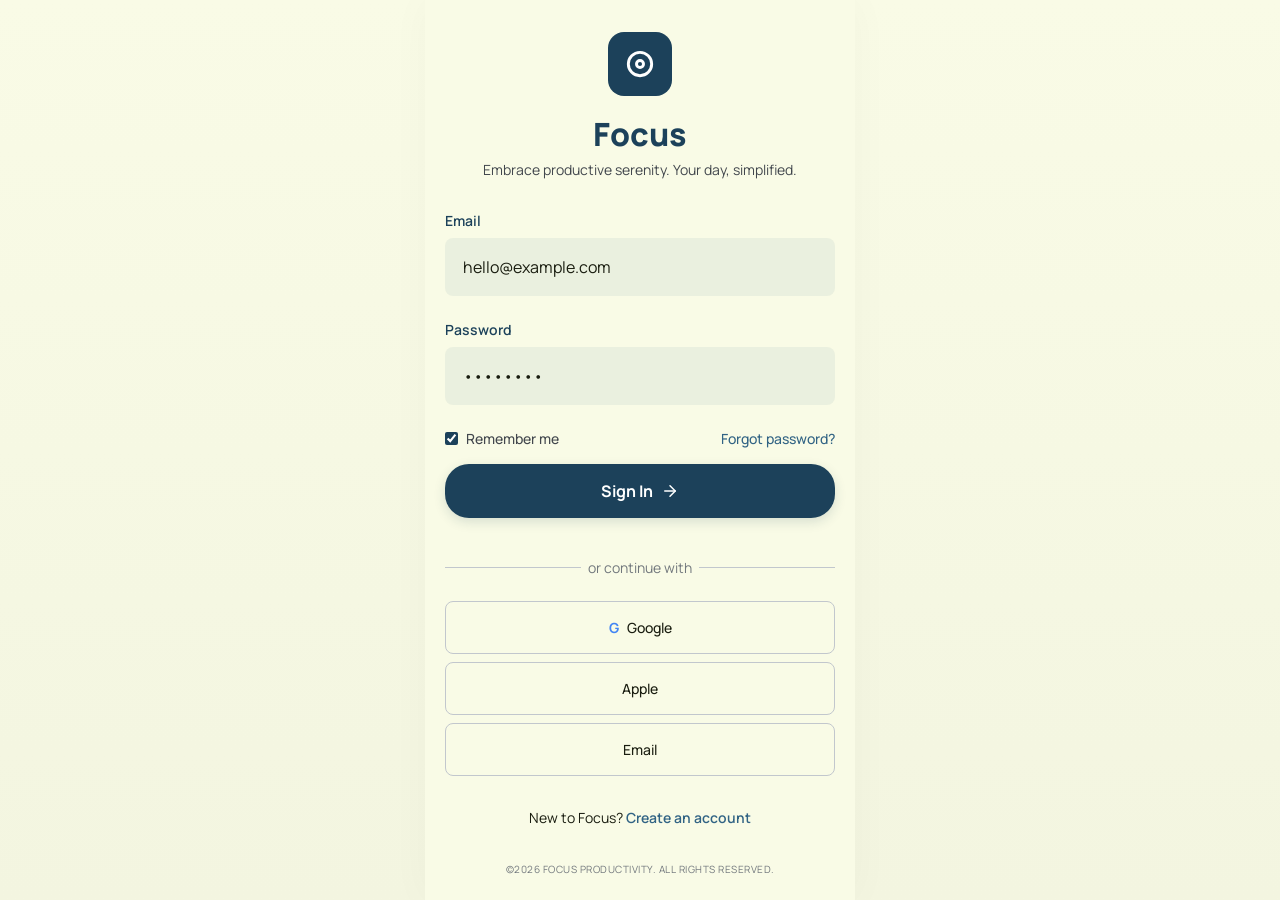
<file: projeto-app-20260608T145442Z-3-001/projeto-app/index.html>
<!DOCTYPE html>
<html lang="pt-BR">
<head>
  <meta charset="UTF-8">
  <meta name="viewport" content="width=device-width, initial-scale=1.0">
  <title>Focus - Sign In</title>
  <link rel="stylesheet" href="style.css">
  <style>
    .auth-logo-area {
      text-align: center;
      margin: var(--spacing-xl) 0;
    }
    .logo-icon {
      width: 64px;
      height: 64px;
      background-color: var(--primary);
      border-radius: var(--radius-lg);
      margin: 0 auto var(--spacing-md);
      display: flex;
      align-items: center;
      justify-content: center;
      color: white;
    }
    .auth-title { font-size: 32px; font-weight: 800; color: var(--primary); margin-bottom: var(--spacing-xs); }
    .auth-subtitle { font-size: 14px; color: var(--on-surface-variant); padding: 0 var(--spacing-xl); }
    .auth-options { display: flex; justify-content: space-between; align-items: center; padding: 0 var(--margin-mobile); font-size: 14px; }
    .divider-container { display: flex; align-items: center; text-align: center; margin: var(--spacing-lg) var(--margin-mobile); color: var(--outline); font-size: 14px; }
    .divider-container::before, .divider-container::after { content: ''; flex: 1; border-bottom: 1px solid var(--outline-variant); }
    .divider-container:not(:empty)::before { margin-right: .5em; }
    .divider-container:not(:empty)::after { margin-left: .5em; }
    .btn-oauth { background-color: transparent; border: 1px solid var(--outline-variant); color: var(--on-surface); border-radius: var(--radius-default); padding: var(--spacing-md); margin: 0 var(--margin-mobile) var(--spacing-sm); display: flex; align-items: center; justify-content: center; gap: var(--spacing-sm); font-weight: 500; cursor: pointer; font-size: 14px; }
    .auth-footer { text-align: center; font-size: 14px; margin-top: var(--spacing-lg); }
    .copyright { text-align: center; font-size: 10px; color: var(--outline); margin-top: auto; padding-bottom: var(--spacing-lg); letter-spacing: 0.05em;}
  </style>
</head>
<body>
  <div class="app-container" style="padding-bottom: 0;">
    <div class="auth-logo-area">
      <div class="logo-icon">
        <svg width="28" height="28" viewBox="0 0 24 24" fill="none" stroke="currentColor" stroke-width="2.5" stroke-linecap="round" stroke-linejoin="round"><circle cx="12" cy="12" r="10"></circle><circle cx="12" cy="12" r="3"></circle></svg>
      </div>
      <h2 class="auth-title">Focus</h2>
      <p class="auth-subtitle">Embrace productive serenity. Your day, simplified.</p>
    </div>

    <form id="loginForm" onsubmit="event.preventDefault(); window.location.href='pages/lista-de-tarefas.html';">
      <div class="form-group">
        <label for="email">Email</label>
        <input type="email" id="email" class="input-control" value="hello@example.com" required>
      </div>
      <div class="form-group">
        <label for="password">Password</label>
        <input type="password" id="password" class="input-control" value="••••••••" required>
      </div>

      <div class="auth-options">
        <label style="display: flex; align-items: center; gap: 8px; font-weight: 500; color: var(--on-surface-variant)">
          <input type="checkbox" checked style="accent-color: var(--primary);"> Remember me
        </label>
        <a href="#" style="color: var(--secondary); text-decoration: none; font-weight: 500;">Forgot password?</a>
      </div>

      <button type="submit" class="btn-primary">
        Sign In 
        <svg width="18" height="18" viewBox="0 0 24 24" fill="none" stroke="currentColor" stroke-width="2" stroke-linecap="round" stroke-linejoin="round"><line x1="5" y1="12" x2="19" y2="12"></line><polyline points="12 5 19 12 12 19"></polyline></svg>
      </button>
    </form>

    <div class="divider-container">or continue with</div>

    <button class="btn-oauth" onclick="window.location.href='pages/lista-de-tarefas.html'">
      <span style="font-weight: bold; color: #4285F4;">G</span> Google
    </button>
    <button class="btn-oauth" onclick="window.location.href='pages/lista-de-tarefas.html'">
      Apple
    </button>
    <button class="btn-oauth" onclick="window.location.href='pages/lista-de-tarefas.html'">
      Email
    </button>

    <p class="auth-footer">New to Focus? <a href="#" style="color: var(--secondary); text-decoration: none; font-weight: 600;">Create an account</a></p>
    
    <div class="copyright">©2026 FOCUS PRODUCTIVITY. ALL RIGHTS RESERVED.</div>
  </div>
</body>
</html>
</file>
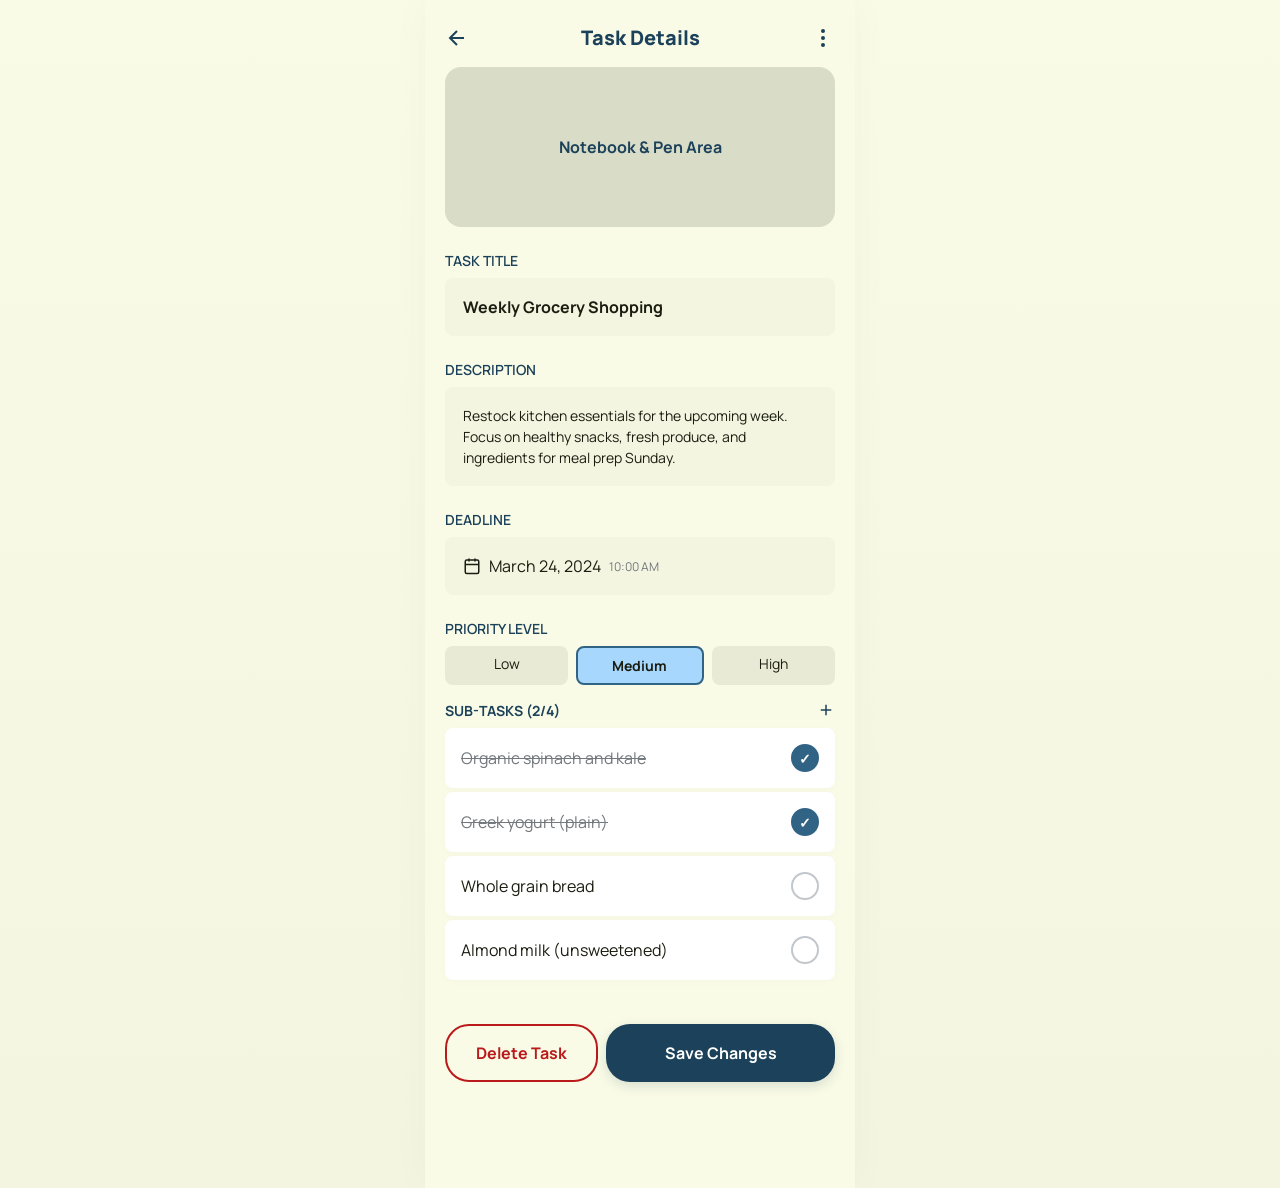
<file: projeto-app-20260608T145442Z-3-001/projeto-app/pages/detalhes-tarefa.html>
<!DOCTYPE html>
<html lang="pt-BR">
<head>
  <meta charset="UTF-8">
  <meta name="viewport" content="width=device-width, initial-scale=1.0">
  <title>Focus - Detalhes da Tarefa</title>
  <link rel="stylesheet" href="../style.css">
  <style>
    .detail-banner { height: 160px; background-color: var(--surface-dim); margin: 0 var(--margin-mobile) var(--spacing-lg); border-radius: var(--radius-lg); display: flex; align-items: center; justify-content: center; color: var(--primary); font-weight: bold; }
    .pill-container { display: flex; gap: var(--spacing-sm); padding: 0 var(--margin-mobile); margin-bottom: var(--spacing-md); }
    .prio-pill { flex: 1; text-align: center; padding: var(--spacing-sm); background-color: var(--surface-container-high); border-radius: var(--radius-default); font-size: 14px; }
    .prio-pill.active { background-color: #a7d7fd; border: 2px solid var(--secondary); font-weight: bold; }
    .subtask-list { padding: 0 var(--margin-mobile); margin-bottom: var(--spacing-lg); }
    .sub-item { background: white; padding: var(--spacing-md); border-radius: var(--radius-default); display: flex; align-items: center; justify-content: space-between; margin-bottom: var(--spacing-xs); box-shadow: 0 2px 8px rgba(0,0,0,0.02); }
    .sub-item.done span { text-decoration: line-through; color: var(--outline); }
  </style>
</head>
<body>
  <div class="app-container">
    <header class="app-header">
      <button class="icon-btn" onclick="window.location.href='lista-de-tarefas.html'">
        <svg width="24" height="24" viewBox="0 0 24 24" fill="none" stroke="currentColor" stroke-width="2"><line x1="19" y1="12" x2="5" y2="12"></line><polyline points="12 19 5 12 12 5"></polyline></svg>
      </button>
      <h1 style="font-size: 20px;">Task Details</h1>
      <button class="icon-btn"><svg width="24" height="24" viewBox="0 0 24 24" fill="none" stroke="currentColor" stroke-width="2"><circle cx="12" cy="12" r="1"></circle><circle cx="12" cy="5" r="1"></circle><circle cx="12" cy="19" r="1"></circle></svg></button>
    </header>

    <div class="detail-banner">Notebook & Pen Area</div>

    <div class="form-group">
      <label>TASK TITLE</label>
      <div class="input-control" style="background-color: var(--surface-container-low); font-weight: 700;">Weekly Grocery Shopping</div>
    </div>

    <div class="form-group">
      <label>DESCRIPTION</label>
      <div class="input-control" style="background-color: var(--surface-container-low); font-size: 14px; line-height: 1.5;">Restock kitchen essentials for the upcoming week. Focus on healthy snacks, fresh produce, and ingredients for meal prep Sunday.</div>
    </div>

    <div class="form-group">
      <label>DEADLINE</label>
      <div class="input-control" style="background-color: var(--surface-container-low); display: flex; align-items: center; gap: 8px;">
        <svg width="18" height="18" viewBox="0 0 24 24" fill="none" stroke="currentColor" stroke-width="2"><rect x="3" y="4" width="18" height="18" rx="2" ry="2"></rect><line x1="16" y1="2" x2="16" y2="6"></line><line x1="8" y1="2" x2="8" y2="6"></line><line x1="3" y1="10" x2="21" y2="10"></line></svg>
        March 24, 2024 <br><span style="font-size: 12px; color: var(--outline);">10:00 AM</span>
      </div>
    </div>

    <label style="margin-left: var(--margin-mobile); font-size: 14px; font-weight: 600; color: var(--primary);">PRIORITY LEVEL</label>
    <div class="pill-container" style="margin-top: 8px;">
      <div class="prio-pill">Low</div>
      <div class="prio-pill active">Medium</div>
      <div class="prio-pill">High</div>
    </div>

    <div class="subtask-list">
      <div style="display: flex; justify-content: space-between; font-weight: 700; font-size: 14px; margin-bottom: 8px; color: var(--primary)">
        <span>SUB-TASKS (2/4)</span>
        <svg width="18" height="18" viewBox="0 0 24 24" fill="none" stroke="currentColor" stroke-width="2"><line x1="12" y1="5" x2="12" y2="19"></line><line x1="5" y1="12" x2="19" y2="12"></line></svg>
      </div>
      <div class="sub-item done"><span>Organic spinach and kale</span><div class="checkbox-round checked"></div></div>
      <div class="sub-item done"><span>Greek yogurt (plain)</span><div class="checkbox-round checked"></div></div>
      <div class="sub-item"><span>Whole grain bread</span><div class="checkbox-round"></div></div>
      <div class="sub-item"><span>Almond milk (unsweetened)</span><div class="checkbox-round"></div></div>
    </div>

    <div style="display: flex; gap: var(--spacing-sm); padding: var(--spacing-md) var(--margin-mobile);">
      <button class="btn-primary" style="background-color: transparent; border: 2px solid var(--error); color: var(--error); width: 40%; margin: 0; box-shadow: none;" onclick="window.location.href='lista-de-tarefas.html'">Delete Task</button>
      <button class="btn-primary" style="width: 60%; margin: 0;" onclick="window.location.href='lista-de-tarefas.html'">Save Changes</button>
    </div>
  </div>
</body>
</html>
</file>
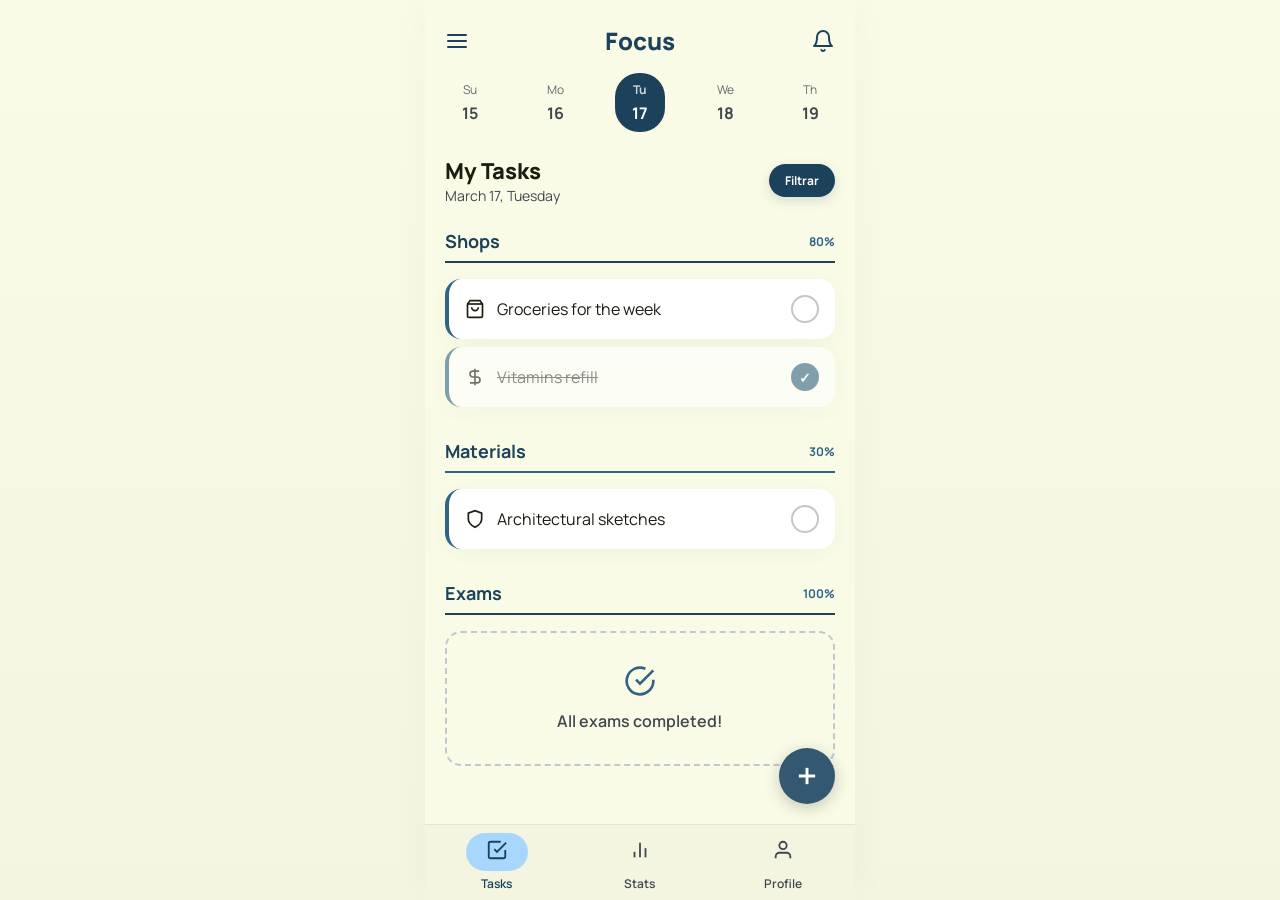
<file: projeto-app-20260608T145442Z-3-001/projeto-app/pages/lista-de-tarefas.html>
<!DOCTYPE html>
<html lang="pt-BR">
<head>
  <meta charset="UTF-8">
  <meta name="viewport" content="width=device-width, initial-scale=1.0">
  <title>Focus - Minhas Tarefas</title>
  <link rel="stylesheet" href="../style.css">
  <style>
    .calendar-strip { display: flex; justify-content: space-between; padding: 0 var(--margin-mobile); margin-bottom: var(--spacing-lg); }
    .calendar-day { display: flex; flex-direction: column; align-items: center; width: 50px; padding: var(--spacing-sm) 0; border-radius: var(--radius-xl); color: var(--on-surface-variant); }
    .calendar-day.active { background-color: var(--primary); color: white; font-weight: bold; }
    .calendar-day span:first-child { font-size: 12px; margin-bottom: var(--spacing-xs); opacity: 0.8; }
    .calendar-day span:last-child { font-size: 16px; font-weight: 700; }
    
    .section-header { display: flex; justify-content: space-between; align-items: center; padding: 0 var(--margin-mobile); margin-top: var(--spacing-lg); margin-bottom: var(--spacing-sm); }
    .section-title { font-size: 18px; font-weight: 700; color: var(--primary); }
    .section-progress { font-size: 12px; font-weight: 700; color: var(--secondary); }
    
    .category-divider { border-bottom: 2px solid var(--primary); margin: 0 var(--margin-mobile) var(--spacing-md); }
    .empty-state-card { border: 2px dashed var(--outline-variant); border-radius: var(--radius-lg); padding: var(--spacing-xl) var(--margin-mobile); text-align: center; margin: 0 var(--margin-mobile); color: var(--on-surface-variant); }
  </style>
</head>
<body>
  <div class="app-container">
    <header class="app-header">
      <button class="icon-btn">
        <svg width="24" height="24" viewBox="0 0 24 24" fill="none" stroke="currentColor" stroke-width="2" stroke-linecap="round" stroke-linejoin="round"><line x1="3" y1="12" x2="21" y2="12"></line><line x1="3" y1="6" x2="21" y2="6"></line><line x1="3" y1="18" x2="21" y2="18"></line></svg>
      </button>
      <h1>Focus</h1>
      <button class="icon-btn">
        <svg width="24" height="24" viewBox="0 0 24 24" fill="none" stroke="currentColor" stroke-width="2" stroke-linecap="round" stroke-linejoin="round"><path d="M18 8A6 6 0 0 0 6 8c0 7-3 9-3 9h18s-3-2-3-9"></path><path d="M13.73 21a2 2 0 0 1-3.46 0"></path></svg>
      </button>
    </header>

    <div class="calendar-strip">
      <div class="calendar-day"><span>Su</span><span>15</span></div>
      <div class="calendar-day"><span>Mo</span><span>16</span></div>
      <div class="calendar-day active"><span>Tu</span><span>17</span></div>
      <div class="calendar-day"><span>We</span><span>18</span></div>
      <div class="calendar-day"><span>Th</span><span>19</span></div>
    </div>

    <div style="padding: 0 var(--margin-mobile); display: flex; justify-content: space-between; align-items: center;">
      <div>
        <h2 style="font-size: 22px; font-weight: 800;">My Tasks</h2>
        <p style="font-size: 14px; color: var(--on-surface-variant);">March 17, Tuesday</p>
      </div>
      <button class="btn-primary" style="width: auto; margin: 0; padding: var(--spacing-sm) var(--spacing-md); font-size: 12px; border-radius: var(--radius-full);">Filtrar</button>
    </div>

    <div class="section-header">
      <span class="section-title">Shops</span>
      <span class="section-progress">80%</span>
    </div>
    <div class="category-divider"></div>

    <div class="task-card" onclick="window.location.href='detalhes-tarefa.html'">
      <div style="display: flex; align-items: center; gap: 12px;">
        <svg width="20" height="20" viewBox="0 0 24 24" fill="none" stroke="currentColor" stroke-width="2"><path d="M6 2L3 6v14a2 2 0 0 0 2 2h14a2 2 0 0 0 2-2V6l-3-4z"></path><line x1="3" y1="6" x2="21" y2="6"></line><path d="M16 10a4 4 0 0 1-8 0"></path></svg>
        <span class="task-text">Groceries for the week</span>
      </div>
      <div class="checkbox-round" onclick="event.stopPropagation(); this.classList.toggle('checked');"></div>
    </div>

    <div class="task-card completed">
      <div style="display: flex; align-items: center; gap: 12px;">
        <svg width="20" height="20" viewBox="0 0 24 24" fill="none" stroke="currentColor" stroke-width="2"><path d="M12 2v20M17 5H9.5a3.5 3.5 0 0 0 0 7h5a3.5 3.5 0 0 1 0 7H6"></path></svg>
        <span class="task-text">Vitamins refill</span>
      </div>
      <div class="checkbox-round checked" onclick="event.stopPropagation();"></div>
    </div>

    <div class="section-header">
      <span class="section-title">Materials</span>
      <span class="section-progress">30%</span>
    </div>
    <div class="category-divider" style="border-bottom-color: var(--secondary);"></div>
    
    <div class="task-card">
      <div style="display: flex; align-items: center; gap: 12px;">
        <svg width="20" height="20" viewBox="0 0 24 24" fill="none" stroke="currentColor" stroke-width="2"><path d="M12 22s8-4 8-10V5l-8-3-8 3v7c0 6 8 10 8 10z"></path></svg>
        <span class="task-text">Architectural sketches</span>
      </div>
      <div class="checkbox-round" onclick="event.stopPropagation(); this.classList.toggle('checked');"></div>
    </div>

    <div class="section-header">
      <span class="section-title">Exams</span>
      <span class="section-progress">100%</span>
    </div>
    <div class="category-divider"></div>
    
    <div class="empty-state-card">
      <svg width="32" height="32" viewBox="0 0 24 24" fill="none" stroke="currentColor" stroke-width="2" style="color: var(--secondary); margin-bottom: 8px;"><path d="M22 11.08V12a10 10 0 1 1-5.93-9.14"></path><polyline points="22 4 12 14.01 9 11.01"></polyline></svg>
      <p style="font-weight: 600;">All exams completed!</p>
    </div>

    <button class="fab" onclick="window.location.href='nova-tarefa.html'">
      <svg width="28" height="28" viewBox="0 0 24 24" fill="none" stroke="currentColor" stroke-width="2.5"><line x1="12" y1="5" x2="12" y2="19"></line><line x1="5" y1="12" x2="19" y2="12"></line></svg>
    </button>

    <nav class="bottom-nav">
      <a href="lista-de-tarefas.html" class="nav-item active">
        <div class="nav-icon-wrapper">
          <svg width="22" height="22" viewBox="0 0 24 24" fill="none" stroke="currentColor" stroke-width="2"><path d="M9 11l3 3L22 4"></path><path d="M21 12v7a2 2 0 0 1-2 2H5a2 2 0 0 1-2-2V5a2 2 0 0 1 2-2h11"></path></svg>
        </div>
        Tasks
      </a>
      <a href="performance.html" class="nav-item">
        <div class="nav-icon-wrapper">
          <svg width="22" height="22" viewBox="0 0 24 24" fill="none" stroke="currentColor" stroke-width="2"><line x1="18" y1="20" x2="18" y2="10"></line><line x1="12" y1="20" x2="12" y2="4"></line><line x1="6" y1="20" x2="6" y2="14"></line></svg>
        </div>
        Stats
      </a>
      <a href="#" class="nav-item">
        <div class="nav-icon-wrapper">
          <svg width="22" height="22" viewBox="0 0 24 24" fill="none" stroke="currentColor" stroke-width="2"><path d="M20 21v-2a4 4 0 0 0-4-4H8a4 4 0 0 0-4 4v2"></path><circle cx="12" cy="7" r="4"></circle></svg>
        </div>
        Profile
      </a>
    </nav>
  </div>
</body>
</html>
</file>
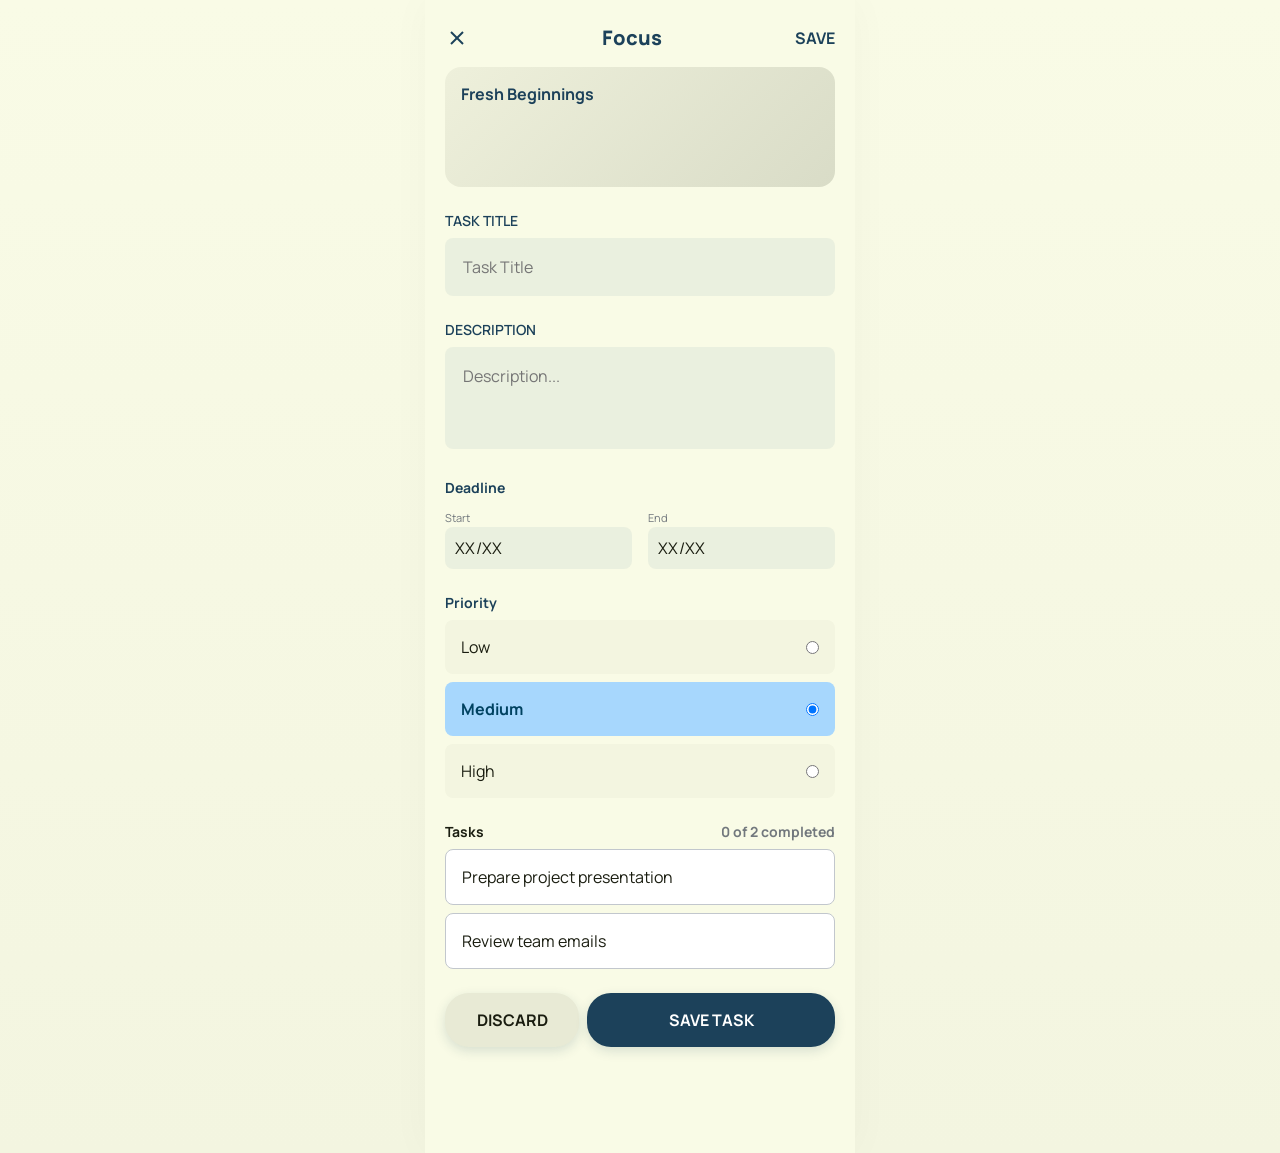
<file: projeto-app-20260608T145442Z-3-001/projeto-app/pages/nova-tarefa.html>
<!DOCTYPE html>
<html lang="pt-BR">
<head>
  <meta charset="UTF-8">
  <meta name="viewport" content="width=device-width, initial-scale=1.0">
  <title>Focus - Nova Tarefa</title>
  <link rel="stylesheet" href="../style.css">
  <style>
    .banner-placeholder { height: 120px; background: linear-gradient(135deg, #eef0db, #d9dcc7); margin: 0 var(--margin-mobile) var(--spacing-lg); border-radius: var(--radius-lg); overflow: hidden; position: relative; }
    .banner-plant { position: absolute; right: 10px; bottom: 0; width: 60px; opacity: 0.7; }
    .deadline-row { display: flex; gap: var(--spacing-md); padding: 0 var(--margin-mobile); margin-bottom: var(--spacing-lg); }
    .priority-selector { display: flex; flex-direction: column; gap: var(--spacing-sm); padding: 0 var(--margin-mobile); margin-bottom: var(--spacing-lg); }
    .priority-option { display: flex; justify-content: space-between; align-items: center; padding: var(--spacing-md); background-color: var(--surface-container-low); border-radius: var(--radius-default); cursor: pointer; }
    .priority-option.selected { background-color: #a7d7fd; color: var(--tertiary); font-weight: bold; }
    .subtask-builder { padding: 0 var(--margin-mobile); }
    .subtask-row { display: flex; align-items: center; gap: var(--spacing-md); margin-bottom: var(--spacing-sm); }
  </style>
</head>
<body>
  <div class="app-container">
    <header class="app-header">
      <button class="icon-btn" onclick="window.location.href='lista-de-tarefas.html'">
        <svg width="24" height="24" viewBox="0 0 24 24" fill="none" stroke="currentColor" stroke-width="2"><line x1="18" y1="6" x2="6" y2="18"></line><line x1="6" y1="6" x2="18" y2="18"></line></svg>
      </button>
      <h1 style="font-size: 20px;">Focus</h1>
      <span style="font-weight: 700; color: var(--primary); cursor: pointer;" onclick="window.location.href='lista-de-tarefas.html'">SAVE</span>
    </header>

    <div class="banner-placeholder">
      <div style="padding: var(--spacing-md); font-weight: bold; color: var(--primary);">Fresh Beginnings</div>
    </div>

    <div class="form-group">
      <label>TASK TITLE</label>
      <input type="text" class="input-control" placeholder="Task Title">
    </div>

    <div class="form-group">
      <label>DESCRIPTION</label>
      <textarea class="input-control" rows="3" placeholder="Description..." style="resize: none;"></textarea>
    </div>

    <h3 style="font-size: 14px; font-weight: 700; margin: 0 var(--margin-mobile) var(--spacing-sm); color: var(--primary);">Deadline</h3>
    <div class="deadline-row">
      <div style="flex: 1;">
        <span style="font-size: 11px; color: var(--outline);">Start</span>
        <input type="text" class="input-control" value="XX/XX" style="padding: var(--spacing-sm);">
      </div>
      <div style="flex: 1;">
        <span style="font-size: 11px; color: var(--outline);">End</span>
        <input type="text" class="input-control" value="XX/XX" style="padding: var(--spacing-sm);">
      </div>
    </div>

    <h3 style="font-size: 14px; font-weight: 700; margin: 0 var(--margin-mobile) var(--spacing-sm); color: var(--primary);">Priority</h3>
    <div class="priority-selector">
      <div class="priority-option"><span>Low</span><input type="radio" name="prio"></div>
      <div class="priority-option selected"><span>Medium</span><input type="radio" name="prio" checked></div>
      <div class="priority-option"><span>High</span><input type="radio" name="prio"></div>
    </div>

    <div class="subtask-builder">
      <div style="display: flex; justify-content: space-between; font-size: 14px; font-weight: 700; margin-bottom: var(--spacing-sm);">
        <span>Tasks</span><span style="color: var(--outline);">0 of 2 completed</span>
      </div>
      <div class="subtask-row">
        <input type="text" class="input-control" value="Prepare project presentation" style="background-color: white; border: 1px solid var(--outline-variant);">
      </div>
      <div class="subtask-row">
        <input type="text" class="input-control" value="Review team emails" style="background-color: white; border: 1px solid var(--outline-variant);">
      </div>
    </div>

    <div style="display: flex; gap: var(--spacing-sm); padding: var(--spacing-md) var(--margin-mobile);">
      <button class="btn-primary" style="background-color: var(--surface-container-high); color: var(--on-surface); width: 35%; margin: 0;" onclick="window.location.href='lista-de-tarefas.html'">DISCARD</button>
      <button class="btn-primary" style="width: 65%; margin: 0;" onclick="window.location.href='lista-de-tarefas.html'">SAVE TASK</button>
    </div>
  </div>
</body>
</html>
</file>
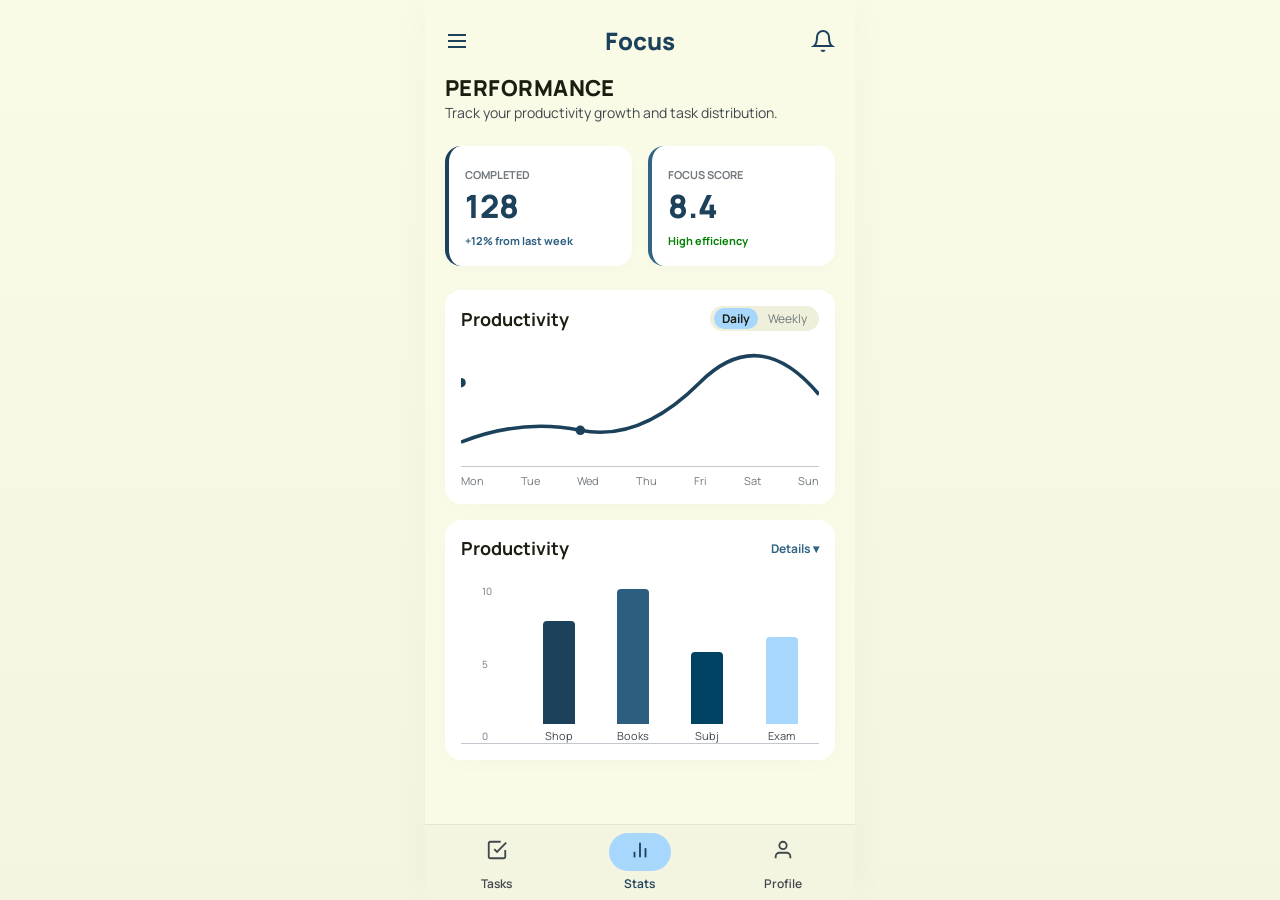
<file: projeto-app-20260608T145442Z-3-001/projeto-app/pages/performance.html>
<!DOCTYPE html>
<html lang="pt-BR">
<head>
  <meta charset="UTF-8">
  <meta name="viewport" content="width=device-width, initial-scale=1.0">
  <title>Focus - Performance</title>
  <link rel="stylesheet" href="../style.css">
  <style>
    .metrics-grid { display: flex; gap: var(--spacing-md); padding: 0 var(--margin-mobile); margin-bottom: var(--spacing-lg); }
    .metric-card { flex: 1; background: white; padding: var(--spacing-md); border-radius: var(--radius-lg); border-left: 4px solid var(--primary); box-shadow: 0 4px 12px rgba(0,0,0,0.02); }
    .chart-box { background: white; border-radius: var(--radius-lg); padding: var(--spacing-md); margin: 0 var(--margin-mobile) var(--spacing-md); box-shadow: 0 4px 20px rgba(0,0,0,0.02); }
    
    /* Simulação de gráfico de linha */
    .line-graph-mock { height: 120px; display: flex; align-items: flex-end; justify-content: space-between; border-bottom: 1px solid var(--outline-variant); padding-bottom: 8px; position: relative; margin-top: 16px; }
    .line-svg { position: absolute; top: 0; left: 0; width: 100%; height: 100%; }

    /* Simulação de gráfico de barras */
    .bar-graph-mock { height: 160px; display: flex; align-items: flex-end; justify-content: space-around; margin-top: var(--spacing-lg); border-bottom: 1px solid var(--outline-variant); }
    .bar-item { width: 32px; background-color: var(--primary); border-radius: var(--radius-sm) var(--radius-sm) 0 0; transition: height 0.3s ease; position: relative; }
    .bar-item.alt-1 { background-color: #2b5e7f; }
    .bar-item.alt-2 { background-color: #004261; }
    .bar-item.alt-3 { background-color: #a7d7fd; }
    .graph-label { text-align: center; font-size: 11px; color: var(--on-surface-variant); margin-top: 4px; }
  </style>
</head>
<body>
  <div class="app-container">
    <header class="app-header">
      <button class="icon-btn"><svg width="24" height="24" viewBox="0 0 24 24" fill="none" stroke="currentColor" stroke-width="2"><line x1="3" y1="12" x2="21" y2="12"></line><line x1="3" y1="6" x2="21" y2="6"></line><line x1="3" y1="18" x2="21" y2="18"></line></svg></button>
      <h1>Focus</h1>
      <button class="icon-btn"><svg width="24" height="24" viewBox="0 0 24 24" fill="none" stroke="currentColor" stroke-width="2"><path d="M18 8A6 6 0 0 0 6 8c0 7-3 9-3 9h18s-3-2-3-9"></path><path d="M13.73 21a2 2 0 0 1-3.46 0"></path></svg></button>
    </header>

    <div style="padding: 0 var(--margin-mobile); margin-bottom: var(--spacing-lg);">
      <h2 style="font-size: 22px; font-weight: 800; letter-spacing: 0.02em;">PERFORMANCE</h2>
      <p style="font-size: 14px; color: var(--on-surface-variant);">Track your productivity growth and task distribution.</p>
    </div>

    <div class="metrics-grid">
      <div class="metric-card">
        <span style="font-size: 11px; font-weight: 700; color: var(--outline);">COMPLETED</span>
        <div style="font-size: 32px; font-weight: 800; color: var(--primary);">128</div>
        <span style="font-size: 11px; color: #2b5e7f; font-weight: bold;">+12% from last week</span>
      </div>
      <div class="metric-card" style="border-left-color: var(--secondary);">
        <span style="font-size: 11px; font-weight: 700; color: var(--outline);">FOCUS SCORE</span>
        <div style="font-size: 32px; font-weight: 800; color: var(--primary);">8.4</div>
        <span style="font-size: 11px; color: green; font-weight: bold;">High efficiency</span>
      </div>
    </div>

    <div class="chart-box">
      <div style="display: flex; justify-content: space-between; align-items: center;">
        <h3 style="font-size: 18px; font-weight: 700;">Productivity</h3>
        <div style="background-color: var(--surface-container); padding: 4px; border-radius: var(--radius-full); font-size: 12px;">
          <span style="background: #a7d7fd; padding: 2px 8px; border-radius: var(--radius-full); font-weight: bold;">Daily</span>
          <span style="padding: 2px 8px; color: var(--outline);">Weekly</span>
        </div>
      </div>
      
      <div class="line-graph-mock">
        <svg class="line-svg" viewBox="0 0 300 100" preserveAspectRatio="none">
          <path d="M0,80 Q50,60 100,70 T200,30 T300,40" fill="none" stroke="#1c415a" stroke-width="3"></path>
          <circle cx="100" cy="70" r="4" fill="#1c415a"></circle>
          <circle cx,="200" cy="30" r="4" fill="#1c415a"></circle>
        </svg>
      </div>
      <div style="display: flex; justify-content: space-between; font-size: 11px; color: var(--outline); margin-top: 6px;">
        <span>Mon</span><span>Tue</span><span>Wed</span><span>Thu</span><span>Fri</span><span>Sat</span><span>Sun</span>
      </div>
    </div>

    <div class="chart-box">
      <div style="display: flex; justify-content: space-between; align-items: center;">
        <h3 style="font-size: 18px; font-weight: 700;">Productivity</h3>
        <span style="font-size: 12px; color: var(--secondary); font-weight: bold; cursor: pointer;">Details ▾</span>
      </div>
      
      <div class="bar-graph-mock">
        <div style="display: flex; flex-direction: column; height: 100%; justify-content: space-between; font-size: 10px; color: var(--outline); padding-right: 8px;">
          <span>10</span><span>5</span><span>0</span>
        </div>
        <div style="display: flex; flex-direction: column; align-items: center; justify-content: flex-end; height: 100%;">
          <div class="bar-item" style="height: 65%;"></div>
          <div class="graph-label">Shop</div>
        </div>
        <div style="display: flex; flex-direction: column; align-items: center; justify-content: flex-end; height: 100%;">
          <div class="bar-item alt-1" style="height: 85%;"></div>
          <div class="graph-label">Books</div>
        </div>
        <div style="display: flex; flex-direction: column; align-items: center; justify-content: flex-end; height: 100%;">
          <div class="bar-item alt-2" style="height: 45%;"></div>
          <div class="graph-label">Subj</div>
        </div>
        <div style="display: flex; flex-direction: column; align-items: center; justify-content: flex-end; height: 100%;">
          <div class="bar-item alt-3" style="height: 55%;"></div>
          <div class="graph-label">Exam</div>
        </div>
      </div>
    </div>

    <nav class="bottom-nav">
      <a href="lista-de-tarefas.html" class="nav-item">
        <div class="nav-icon-wrapper">
          <svg width="22" height="22" viewBox="0 0 24 24" fill="none" stroke="currentColor" stroke-width="2"><path d="M9 11l3 3L22 4"></path><path d="M21 12v7a2 2 0 0 1-2 2H5a2 2 0 0 1-2-2V5a2 2 0 0 1 2-2h11"></path></svg>
        </div>
        Tasks
      </a>
      <a href="performance.html" class="nav-item active">
        <div class="nav-icon-wrapper">
          <svg width="22" height="22" viewBox="0 0 24 24" fill="none" stroke="currentColor" stroke-width="2"><line x1="18" y1="20" x2="18" y2="10"></line><line x1="12" y1="20" x2="12" y2="4"></line><line x1="6" y1="20" x2="6" y2="14"></line></svg>
        </div>
        Stats
      </a>
      <a href="#" class="nav-item">
        <div class="nav-icon-wrapper">
          <svg width="22" height="22" viewBox="0 0 24 24" fill="none" stroke="currentColor" stroke-width="2"><path d="M20 21v-2a4 4 0 0 0-4-4H8a4 4 0 0 0-4 4v2"></path><circle cx="12" cy="7" r="4"></circle></svg>
        </div>
        Profile
      </a>
    </nav>
  </div>
</body>
</html>
</file>
<file: projeto-app-20260608T145442Z-3-001/projeto-app/style.css>
/* @import para a tipografia oficial */
@import url('https://fonts.googleapis.com/css2?family=Manrope:wght@400;500;600;700;800&display=swap');

:root {
  /* Cores do Sistema de Design */
  --surface: #f9fbe6;
  --surface-dim: #d9dcc7;
  --surface-bright: #f9fbe6;
  --surface-container-lowest: #ffffff;
  --surface-container-low: #f3f5e0;
  --surface-container: #eef0db;
  --surface-container-high: #e8ead5;
  --surface-container-highest: #e2e4d0;
  --on-surface: #1a1d10;
  --on-surface-variant: #42474d;
  --inverse-surface: #2f3224;
  --inverse-on-surface: #f0f2de;
  --outline: #72787d;
  --outline-variant: #c2c7cd;
  --surface-tint: #3f627c;
  --primary: #1c415a;
  --on-primary: #ffffff;
  --primary-container: #355872;
  --on-primary-container: #aacdec;
  --inverse-primary: #a7cbe9;
  --secondary: #316384;
  --on-secondary: #ffffff;
  --secondary-container: #a7d7fd;
  --on-secondary-container: #2b5e7f;
  --tertiary: #004261;
  --on-tertiary: #ffffff;
  --tertiary-container: #0a5a82;
  --on-tertiary-container: #93d0fe;
  --error: #ba1a1a;
  --on-error: #ffffff;
  --error-container: #ffdad6;
  --on-error-container: #93000a;
  
  /* Bordas Arredondadas */
  --radius-sm: 0.25rem;
  --radius-default: 0.5rem;
  --radius-md: 0.75rem;
  --radius-lg: 1rem;
  --radius-xl: 1.5rem;
  --radius-full: 9999px;

  /* Espaçamentos Modulares */
  --spacing-xs: 4px;
  --spacing-sm: 8px;
  --spacing-md: 16px;
  --spacing-lg: 24px;
  --spacing-xl: 32px;
  --margin-mobile: 20px;
}

* {
  box-sizing: border-box;
  margin: 0;
  padding: 0;
  font-family: 'Manrope', sans-serif;
  -webkit-tap-highlight-color: transparent;
}

body {
  background: linear-gradient(180deg, var(--surface) 0%, var(--surface-container-low) 100%);
  color: var(--on-surface);
  min-height: 100vh;
  display: flex;
  justify-content: center;
  align-items: flex-start;
}

/* Container de simulação Mobile-First */
.app-container {
  width: 100%;
  max-width: 430px; /* Base iPhone 14/15 Pro */
  min-height: 100vh;
  background-color: var(--surface);
  position: relative;
  display: flex;
  flex-direction: column;
  padding-bottom: 90px; /* Margem para navegação inferior fixa */
  box-shadow: 0px 0px 40px rgba(0, 0, 0, 0.03);
}

/* Cabeçalho Base */
.app-header {
  display: flex;
  justify-content: space-between;
  align-items: center;
  padding: var(--spacing-lg) var(--margin-mobile) var(--spacing-md);
}

.app-header h1 {
  font-size: 24px;
  font-weight: 800;
  color: var(--primary);
}

.icon-btn {
  background: none;
  border: none;
  cursor: pointer;
  color: var(--primary);
  display: flex;
  align-items: center;
  justify-content: center;
}

/* Inputs e Formulários */
.form-group {
  margin-bottom: var(--spacing-lg);
  padding: 0 var(--margin-mobile);
}

.form-group label {
  display: block;
  font-size: 14px;
  font-weight: 600;
  color: var(--primary);
  margin-bottom: var(--spacing-sm);
}

.input-control {
  width: 100%;
  padding: var(--spacing-md);
  background-color: rgba(0, 75, 111, 0.06); /* Tertiary com opacidade */
  border: 2px solid transparent;
  border-radius: var(--radius-default);
  font-size: 16px;
  color: var(--on-surface);
  outline: none;
  transition: all 0.2s ease;
}

.input-control:focus {
  border-color: var(--secondary);
  background-color: var(--surface-container-lowest);
}

/* Botões */
.btn-primary {
  background-color: var(--primary);
  color: var(--on-primary);
  border: none;
  padding: var(--spacing-md) var(--spacing-lg);
  border-radius: var(--radius-xl);
  font-size: 16px;
  font-weight: 700;
  cursor: pointer;
  display: flex;
  align-items: center;
  justify-content: center;
  gap: var(--spacing-sm);
  width: calc(100% - (var(--margin-mobile) * 2));
  margin: var(--spacing-md) var(--margin-mobile);
  box-shadow: 0px 4px 12px rgba(28, 65, 90, 0.15);
  transition: transform 0.1s ease;
}

.btn-primary:active {
  transform: scale(0.98);
}

/* Barra de Navegação Inferior */
.bottom-nav {
  position: fixed;
  bottom: 0;
  left: 50%;
  transform: translateX(-50%);
  width: 100%;
  max-width: 430px;
  height: 76px;
  background-color: var(--surface-container-low);
  display: flex;
  justify-content: space-around;
  align-items: center;
  border-top: 1px solid var(--surface-container-highest);
  z-index: 1000;
}

.nav-item {
  display: flex;
  flex-direction: column;
  align-items: center;
  text-decoration: none;
  color: var(--on-surface-variant);
  font-size: 12px;
  font-weight: 600;
  gap: var(--spacing-xs);
  flex: 1;
  padding: var(--spacing-sm) 0;
}

.nav-item.active {
  color: var(--primary);
}

.nav-item .nav-icon-wrapper {
  padding: 6px 20px;
  border-radius: var(--radius-full);
  transition: background-color 0.2s ease;
}

.nav-item.active .nav-icon-wrapper {
  background-color: var(--secondary-container);
}

/* Elementos do Card de Tarefas */
.task-card {
  background-color: var(--surface-container-lowest);
  border-radius: var(--radius-lg);
  padding: var(--spacing-md);
  margin: 0 var(--margin-mobile) var(--spacing-sm);
  display: flex;
  align-items: center;
  justify-content: space-between;
  box-shadow: 0px 4px 20px rgba(28, 65, 90, 0.04);
  border-left: 4px solid var(--secondary);
  transition: all 0.2s ease;
}

.task-card.completed {
  opacity: 0.6;
}

.task-card.completed .task-text {
  text-decoration: line-through;
  color: var(--on-surface-variant);
}

.checkbox-round {
  width: 28px;
  height: 28px;
  border: 2px solid var(--outline-variant);
  border-radius: var(--radius-full);
  cursor: pointer;
  display: flex;
  align-items: center;
  justify-content: center;
  transition: all 0.2s ease;
}

.checkbox-round.checked {
  background-color: var(--secondary);
  border-color: var(--secondary);
}

.checkbox-round.checked::after {
  content: '✓';
  color: white;
  font-size: 14px;
  font-weight: bold;
}

/* Botão de Ação Flutuante (FAB) */
.fab {
  position: fixed;
  bottom: 96px;
  right: calc(50% - 215px + var(--margin-mobile));
  width: 56px;
  height: 56px;
  background-color: var(--primary-container);
  color: var(--on-primary);
  border-radius: var(--radius-full);
  display: flex;
  align-items: center;
  justify-content: center;
  box-shadow: 0px 4px 16px rgba(0, 0, 0, 0.2);
  cursor: pointer;
  border: none;
  z-index: 99;
}

@media (max-width: 430px) {
  .fab {
    right: var(--margin-mobile);
  }
}
</file>
